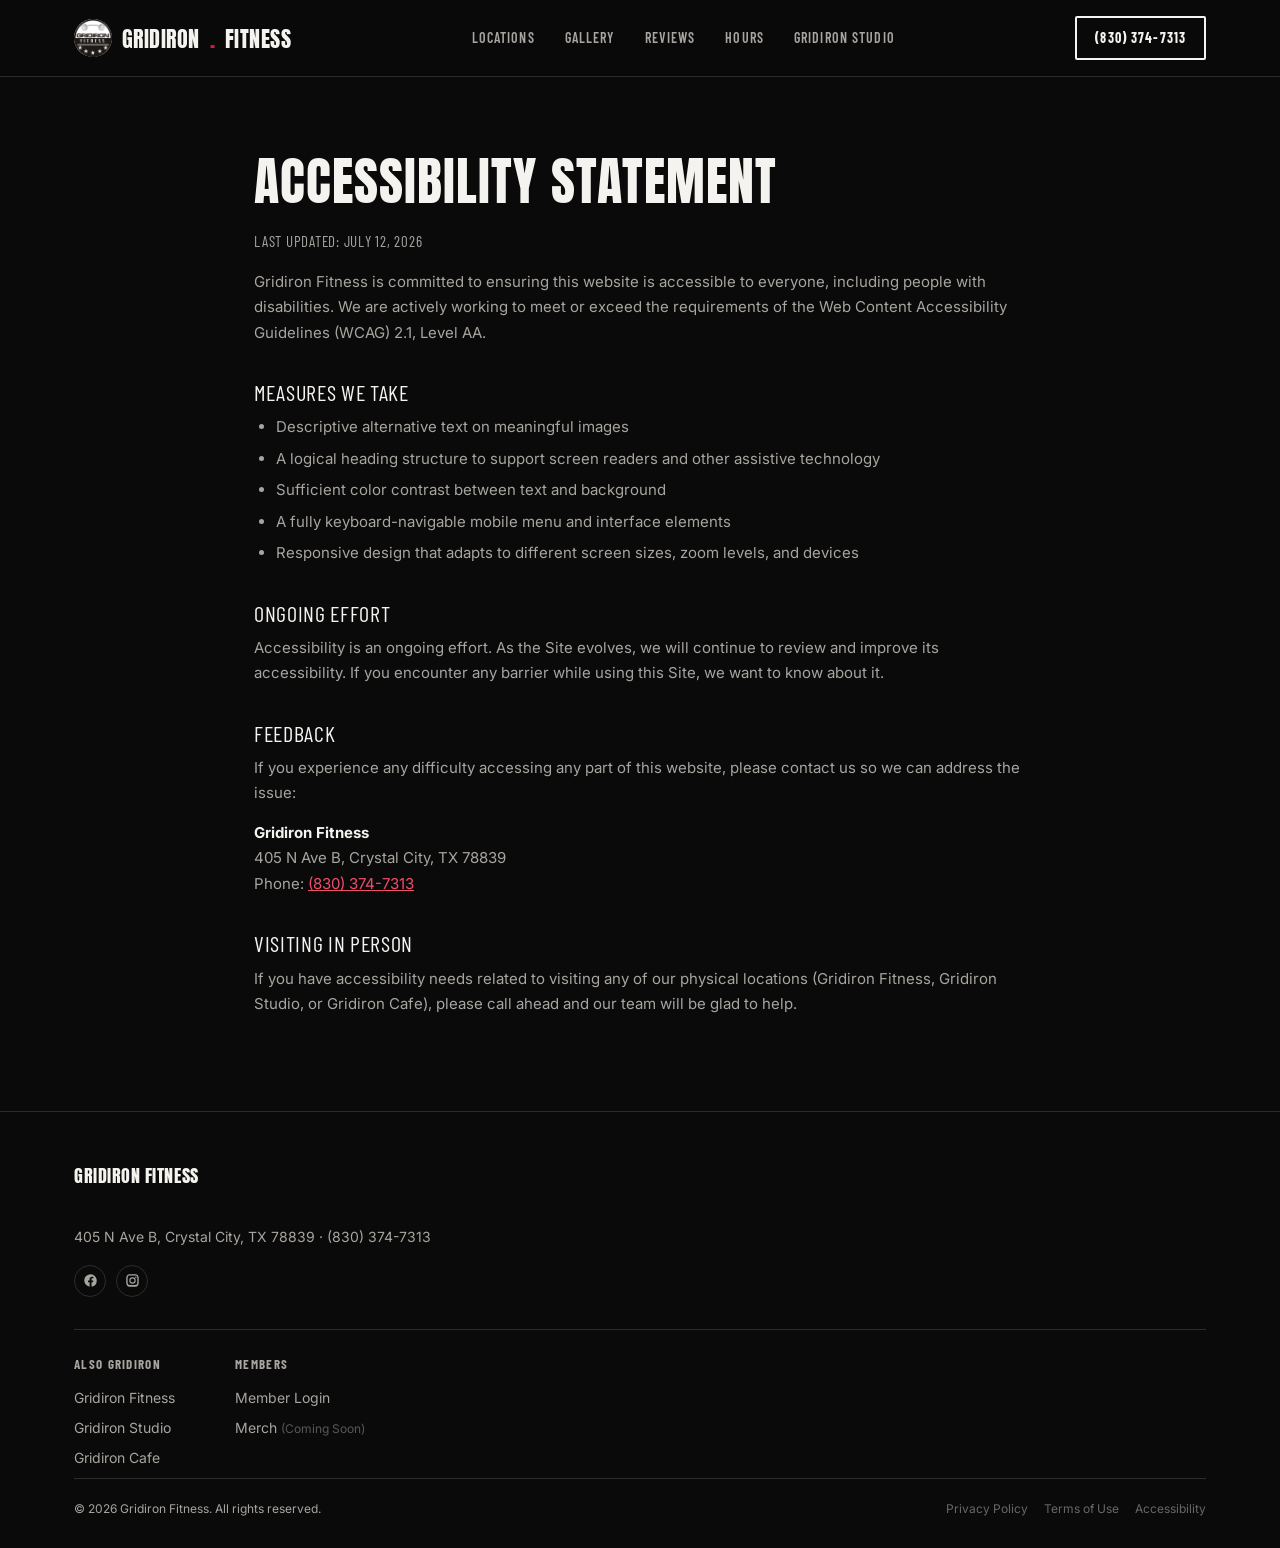
<file: accessibility.html>
<!DOCTYPE html>
<html lang="en">
<head>
<meta charset="UTF-8">
<meta name="viewport" content="width=device-width, initial-scale=1.0, maximum-scale=5.0">
<link rel="icon" type="image/webp" href="images/favicon.webp">
<link rel="apple-touch-icon" href="images/favicon.webp">
<meta name="theme-color" content="#c8102e">
<link rel="stylesheet" href="styles.css">
<link rel="preconnect" href="https://fonts.googleapis.com">
<link rel="preconnect" href="https://fonts.gstatic.com" crossorigin>
<link href="https://fonts.googleapis.com/css2?family=Anton&family=Barlow+Condensed:wght@500;600;700&family=Inter:wght@400;500;600;700&display=swap" rel="stylesheet">
<title>Accessibility | Gridiron Fitness</title>
<meta name="description" content="Accessibility Statement for the Gridiron Fitness website — our commitment to an accessible experience for all visitors.">
<meta name="robots" content="noindex, follow">
<link rel="canonical" href="https://gridironfitnesstx.com/accessibility.html">
</head>
<body>

<header>
  <nav>
    <a href="index.html" class="logo"><img src="images/gridiron-fitness-logo.webp" alt="Gridiron Fitness logo" class="logo-img">GRIDIRON<span>.</span>FITNESS</a>
    <div class="nav-links">
      <a href="index.html#facilities">Locations</a>
      <a href="index.html#gallery">Gallery</a>
      <a href="index.html#reviews">Reviews</a>
      <a href="index.html#location">Hours</a>
      <a href="studio.html">Gridiron Studio</a>
    </div>
    <a href="tel:+18303747313" class="nav-cta">(830) 374-7313</a>
    <button class="burger" id="burgerBtn" aria-label="Open menu">
      <span></span><span></span><span></span>
    </button>
  </nav>
  <div class="mobile-menu" id="mobileMenu">
    <a href="index.html#facilities">Locations</a>
    <a href="index.html#gallery">Gallery</a>
    <a href="index.html#reviews">Reviews</a>
    <a href="index.html#location">Hours</a>
    <a href="studio.html">Gridiron Studio</a>
  </div>
</header>

<main class="legal-page">
  <div class="wrap">

    <h1>Accessibility Statement</h1>
    <p class="legal-updated">Last Updated: July 12, 2026</p>

    <p>Gridiron Fitness is committed to ensuring this website is accessible to everyone, including people with disabilities. We are actively working to meet or exceed the requirements of the Web Content Accessibility Guidelines (WCAG) 2.1, Level AA.</p>

    <h2>Measures We Take</h2>
    <ul>
      <li>Descriptive alternative text on meaningful images</li>
      <li>A logical heading structure to support screen readers and other assistive technology</li>
      <li>Sufficient color contrast between text and background</li>
      <li>A fully keyboard-navigable mobile menu and interface elements</li>
      <li>Responsive design that adapts to different screen sizes, zoom levels, and devices</li>
    </ul>

    <h2>Ongoing Effort</h2>
    <p>Accessibility is an ongoing effort. As the Site evolves, we will continue to review and improve its accessibility. If you encounter any barrier while using this Site, we want to know about it.</p>

    <h2>Feedback</h2>
    <p>If you experience any difficulty accessing any part of this website, please contact us so we can address the issue:</p>
    <p><strong>Gridiron Fitness</strong><br>
    405 N Ave B, Crystal City, TX 78839<br>
    Phone: <a href="tel:+18303747313">(830) 374-7313</a></p>

    <h2>Visiting In Person</h2>
    <p>If you have accessibility needs related to visiting any of our physical locations (Gridiron Fitness, Gridiron Studio, or Gridiron Cafe), please call ahead and our team will be glad to help.</p>

  </div>
</main>

<footer>
  <div class="wrap">
    <div class="footer-main">
      <div class="footer-brand">
        <span>GRIDIRON FITNESS</span>
      </div>
      <p class="footer-current-info">405 N Ave B, Crystal City, TX 78839 · <a href="tel:+18303747313">(830) 374-7313</a></p>
      <div class="footer-social-icons"><a href="https://www.facebook.com/gridironfitnesstx/" target="_blank" rel="noopener" aria-label="Facebook"><svg viewBox="0 0 24 24" fill="currentColor"><path d="M22 12a10 10 0 1 0-11.5 9.9v-7H7.9V12h2.6V9.8c0-2.6 1.5-4 3.9-4 1.1 0 2.3.2 2.3.2v2.5h-1.3c-1.3 0-1.7.8-1.7 1.6V12h2.8l-.4 2.9h-2.4v7A10 10 0 0 0 22 12z"/></svg></a><a href="https://www.instagram.com/gridironfitness830/" target="_blank" rel="noopener" aria-label="Instagram"><svg viewBox="0 0 24 24" fill="currentColor"><path d="M12 2c2.72 0 3.06.01 4.12.06 1.07.05 1.79.22 2.43.46.66.26 1.21.6 1.77 1.15.55.56.9 1.11 1.15 1.77.24.64.41 1.36.46 2.43.05 1.06.06 1.4.06 4.12s-.01 3.06-.06 4.12c-.05 1.07-.22 1.79-.46 2.43a4.9 4.9 0 0 1-1.15 1.77c-.56.55-1.11.9-1.77 1.15-.64.24-1.36.41-2.43.46-1.06.05-1.4.06-4.12.06s-3.06-.01-4.12-.06c-1.07-.05-1.79-.22-2.43-.46a4.9 4.9 0 0 1-1.77-1.15 4.9 4.9 0 0 1-1.15-1.77c-.24-.64-.41-1.36-.46-2.43C2.01 15.06 2 14.72 2 12s.01-3.06.06-4.12c.05-1.07.22-1.79.46-2.43.26-.66.6-1.21 1.15-1.77A4.9 4.9 0 0 1 5.44 2.53c.64-.24 1.36-.41 2.43-.46C8.94 2.01 9.28 2 12 2zm0 1.8c-2.67 0-2.99.01-4.04.06-.87.04-1.34.19-1.66.31-.42.16-.72.36-1.03.67-.31.31-.51.61-.67 1.03-.12.32-.27.79-.31 1.66-.05 1.05-.06 1.37-.06 4.04s.01 2.99.06 4.04c.04.87.19 1.34.31 1.66.16.42.36.72.67 1.03.31.31.61.51 1.03.67.32.12.79.27 1.66.31 1.05.05 1.37.06 4.04.06s2.99-.01 4.04-.06c.87-.04 1.34-.19 1.66-.31.42-.16.72-.36 1.03-.67.31-.31.51-.61.67-1.03.12-.32.27-.79.31-1.66.05-1.05.06-1.37.06-4.04s-.01-2.99-.06-4.04c-.04-.87-.19-1.34-.31-1.66a2.78 2.78 0 0 0-.67-1.03 2.78 2.78 0 0 0-1.03-.67c-.32-.12-.79-.27-1.66-.31-1.05-.05-1.37-.06-4.04-.06zM12 6.87a5.13 5.13 0 1 1 0 10.26 5.13 5.13 0 0 1 0-10.26zm0 1.8a3.33 3.33 0 1 0 0 6.66 3.33 3.33 0 0 0 0-6.66zm6.54-2a1.2 1.2 0 1 1-2.4 0 1.2 1.2 0 0 1 2.4 0z"/></svg></a></div>
    </div>
    <div class="footer-links-row">
      <div class="footer-also">
        <h4>Also Gridiron</h4>
        <a href="index.html">Gridiron Fitness</a>
        <a href="studio.html">Gridiron Studio</a>
        <a href="cafe.html">Gridiron Cafe</a>
      </div>
      <div class="footer-utility">
        <h4>Members</h4>
        <a href="members.html">Member Login</a>
        <span class="footer-merch-note">Merch <em>(Coming Soon)</em></span>
      </div>
    </div>
    <div class="footer-legal">
      <p>© 2026 Gridiron Fitness. All rights reserved.</p>
      <div style="display:flex; gap:16px; flex-wrap:wrap;">
        <a href="privacy-policy.html">Privacy Policy</a>
        <a href="terms-of-use.html">Terms of Use</a>
        <a href="accessibility.html">Accessibility</a>
      </div>
    </div>
  </div>
</footer>


<script>
const burgerBtn = document.getElementById('burgerBtn');
const mobileMenu = document.getElementById('mobileMenu');
burgerBtn.addEventListener('click', () => {
  mobileMenu.classList.toggle('open');
});
mobileMenu.querySelectorAll('a').forEach(a => {
  a.addEventListener('click', () => mobileMenu.classList.remove('open'));
});


</script>

</body>
</html>
</file>
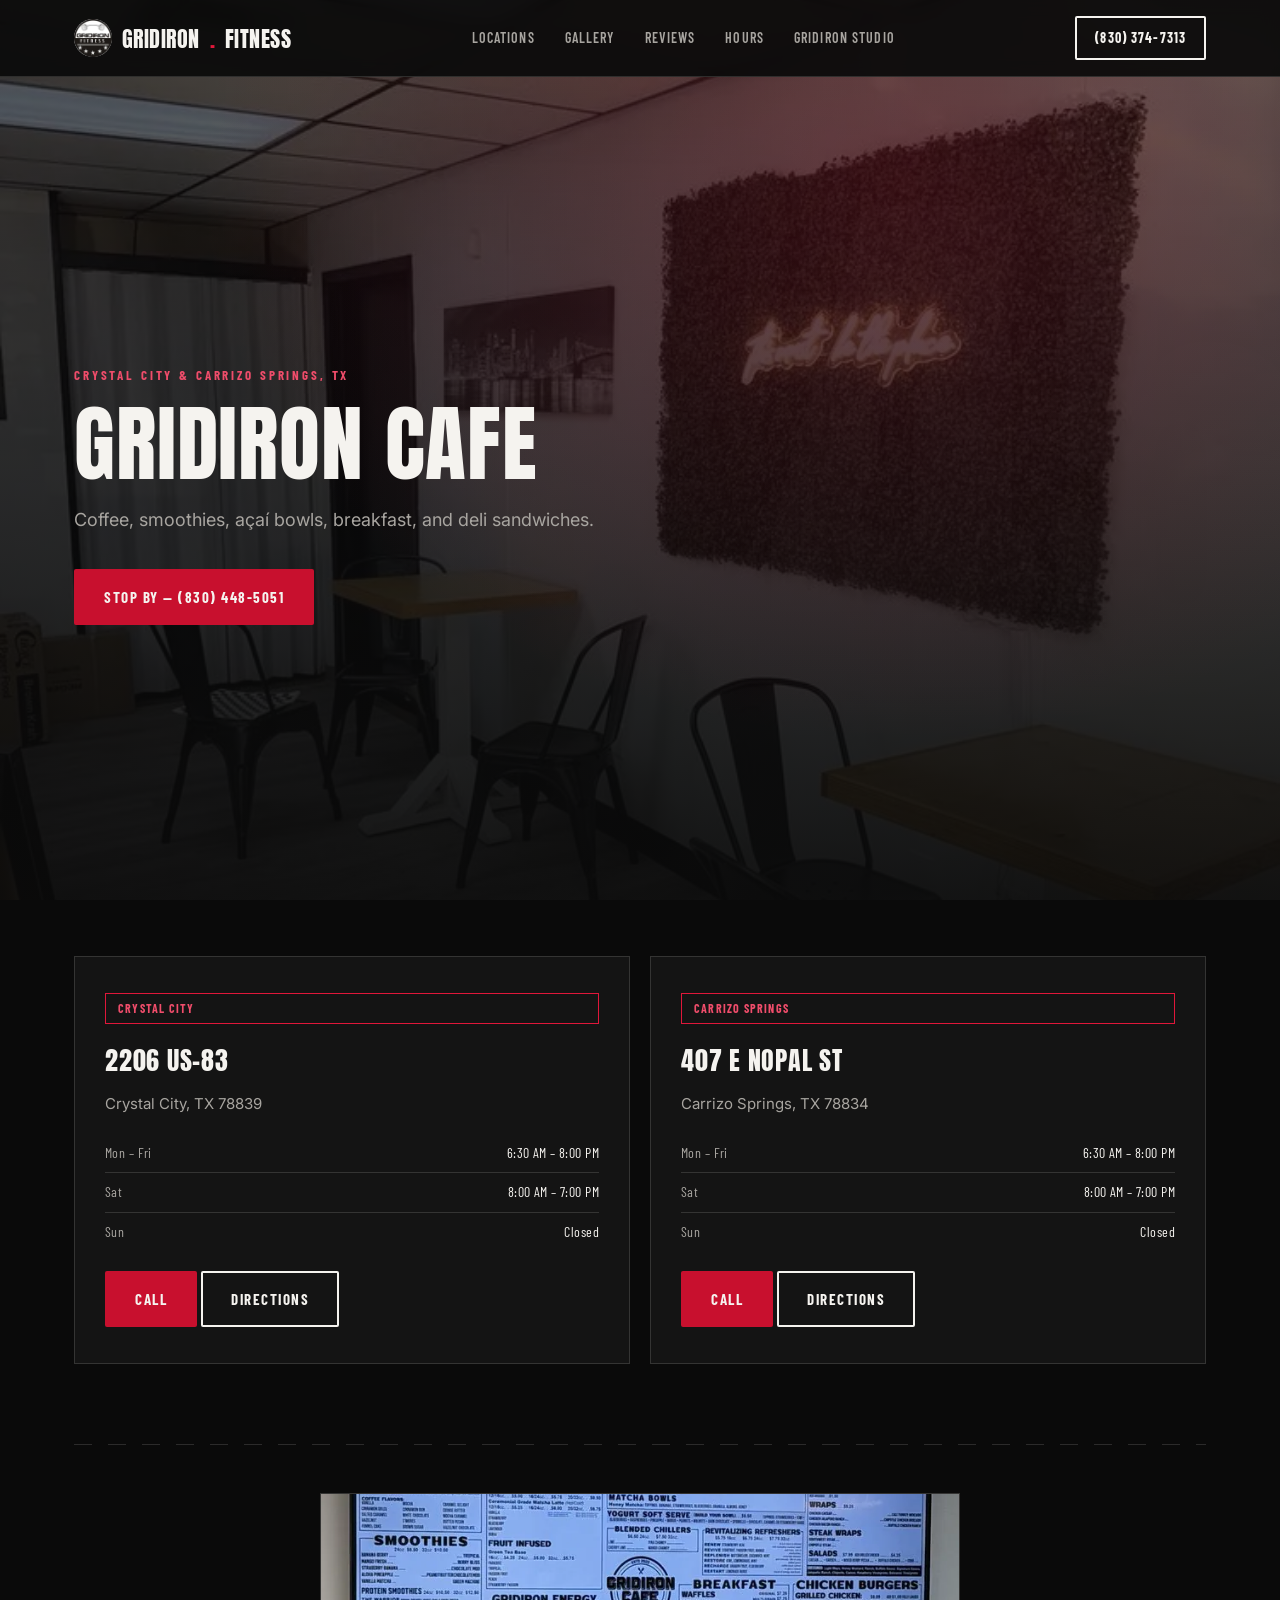
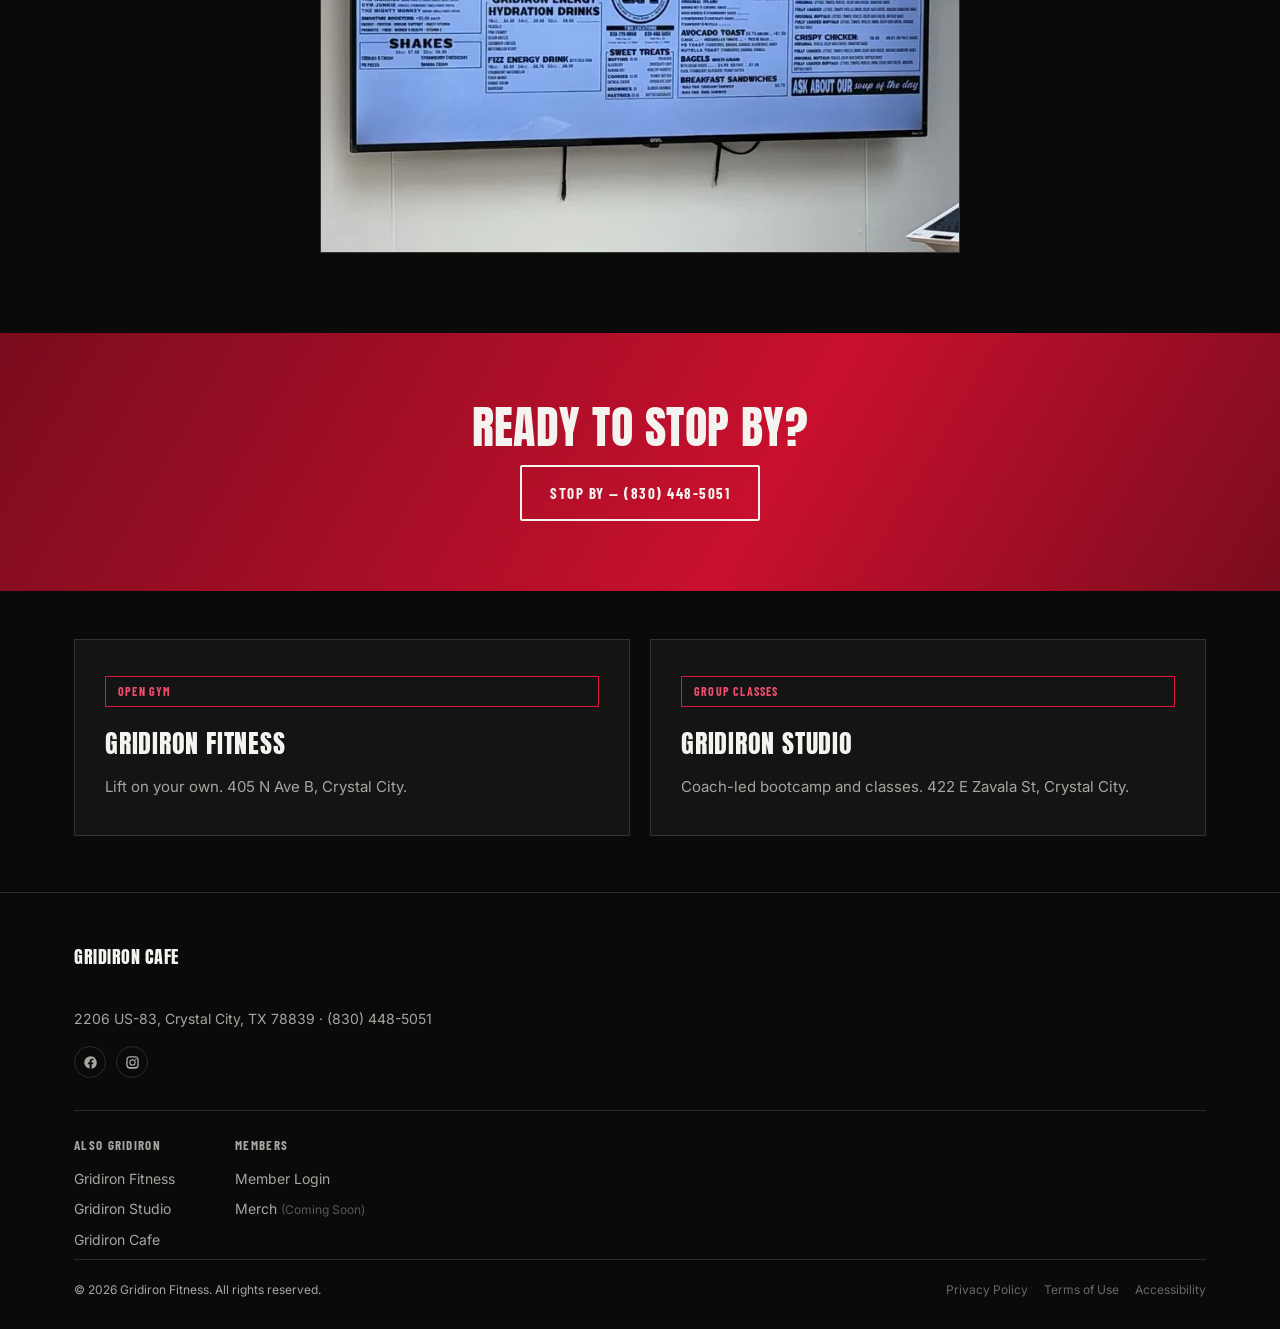
<file: cafe.html>
<!DOCTYPE html>
<html lang="en">
<head>
<meta charset="UTF-8">
<meta name="viewport" content="width=device-width, initial-scale=1.0, maximum-scale=5.0">
<link rel="icon" type="image/webp" href="images/favicon.webp">
<link rel="apple-touch-icon" href="images/favicon.webp">
<meta name="theme-color" content="#c8102e">
<title>Gridiron Cafe | Crystal City & Carrizo Springs, TX</title>
<meta name="description" content="Gridiron Cafe — coffee, smoothies, açaí bowls, breakfast, and deli sandwiches in Crystal City and Carrizo Springs, TX. Part of the Gridiron Fitness family.">
<meta name="robots" content="index, follow">
<link rel="canonical" href="https://gridironfitnesstx.com/cafe.html">

<meta property="og:type" content="website">
<meta property="og:title" content="Gridiron Cafe | Crystal City & Carrizo Springs, TX">
<meta property="og:description" content="Coffee, smoothies, açaí bowls, breakfast, and deli sandwiches. Two locations in Crystal City and Carrizo Springs, TX.">
<meta property="og:url" content="https://gridironfitnesstx.com/cafe.html">
<meta property="og:image" content="https://gridironfitnesstx.com/images/gridiron-cafe-menu-board-in-crystal-city-tx.webp">
<meta property="og:site_name" content="Gridiron Fitness">
<meta property="og:locale" content="en_US">

<script type="application/ld+json">
{
  "@context": "https://schema.org",
  "@graph": [
    {
      "@type": "CafeOrCoffeeShop",
      "name": "Gridiron Cafe",
      "description": "Coffee, smoothies, açaí bowls, breakfast, and deli sandwiches in Crystal City, TX.",
      "url": "https://gridironfitnesstx.com/cafe.html",
      "telephone": "+18304485051",
      "address": {
        "@type": "PostalAddress",
        "streetAddress": "2206 US-83",
        "addressLocality": "Crystal City",
        "addressRegion": "TX",
        "postalCode": "78839",
        "addressCountry": "US"
      },
      "priceRange": "$",
      "openingHours": ["Mo-Fr 06:30-20:00", "Sa 08:00-19:00"]
    },
    {
      "@type": "CafeOrCoffeeShop",
      "name": "Gridiron Cafe – Carrizo",
      "description": "Second Gridiron Cafe location in Carrizo Springs, TX.",
      "url": "https://gridironfitnesstx.com/cafe.html",
      "telephone": "+18302190058",
      "address": {
        "@type": "PostalAddress",
        "streetAddress": "407 E Nopal St",
        "addressLocality": "Carrizo Springs",
        "addressRegion": "TX",
        "postalCode": "78834",
        "addressCountry": "US"
      },
      "priceRange": "$",
      "openingHours": ["Mo-Fr 06:30-20:00", "Sa 08:00-19:00"]
    }
  ]
}
</script>

<link rel="preconnect" href="https://fonts.googleapis.com">
<link rel="preconnect" href="https://fonts.gstatic.com" crossorigin>
<link href="https://fonts.googleapis.com/css2?family=Anton&family=Barlow+Condensed:wght@500;600;700&family=Inter:wght@400;500;600;700&display=swap" rel="stylesheet">

<link rel="stylesheet" href="styles.css">
</head>
<body>

<header>
  <nav>
    <a href="index.html" class="logo"><img src="images/gridiron-fitness-logo.webp" alt="Gridiron Fitness logo" class="logo-img">GRIDIRON<span>.</span>FITNESS</a>
    <div class="nav-links">
      <a href="index.html#facilities">Locations</a>
      <a href="index.html#gallery">Gallery</a>
      <a href="index.html#reviews">Reviews</a>
      <a href="index.html#location">Hours</a>
      <a href="studio.html">Gridiron Studio</a>
    </div>
    <a href="tel:+18303747313" class="nav-cta">(830) 374-7313</a>
    <button class="burger" id="burgerBtn" aria-label="Open menu">
      <span></span><span></span><span></span>
    </button>
  </nav>
  <div class="mobile-menu" id="mobileMenu">
    <a href="index.html#facilities">Locations</a>
    <a href="index.html#gallery">Gallery</a>
    <a href="index.html#reviews">Reviews</a>
    <a href="index.html#location">Hours</a>
    <a href="studio.html">Gridiron Studio</a>
  </div>
</header>

<section class="hero" id="top">
  <img src="images/seating-area-at-gridiron-cafe-crystal-city-tx.webp" alt="Seating area at Gridiron Cafe, Crystal City, TX" class="hero-bg-img">
  <div class="hero-inner">
    <div class="eyebrow">Crystal City &amp; Carrizo Springs, TX</div>
    <h1>GRIDIRON CAFE</h1>
    <p class="hero-sub">Coffee, smoothies, açaí bowls, breakfast, and deli sandwiches.</p>
    <div class="hero-actions">
      <a href="tel:+18304485051" class="btn btn-primary">Stop By — (830) 448-5051</a>
    </div>
  </div>
</section>

<section class="section" style="padding-top:56px;">
  <div class="wrap">
    <div class="cross-link-row">
      <div class="cross-link-card" style="cursor:default;">
        <span class="facility-tag">Crystal City</span>
        <h3>2206 US-83</h3>
        <p class="facility-tight-line" style="margin-bottom:18px;">Crystal City, TX 78839</p>
        <div class="hours-row"><span>Mon – Fri</span><span>6:30 AM – 8:00 PM</span></div>
        <div class="hours-row"><span>Sat</span><span>8:00 AM – 7:00 PM</span></div>
        <div class="hours-row"><span>Sun</span><span>Closed</span></div>
        <div class="location-single-actions" style="justify-content:flex-start; margin-top:20px;">
          <a href="tel:+18304485051" class="btn btn-primary">Call</a>
          <a href="https://www.google.com/maps/search/?api=1&query=2206+US-83+Crystal+City+TX+78839" target="_blank" rel="noopener" class="btn btn-outline">Directions</a>
        </div>
      </div>
      <div class="cross-link-card" style="cursor:default;">
        <span class="facility-tag">Carrizo Springs</span>
        <h3>407 E Nopal St</h3>
        <p class="facility-tight-line" style="margin-bottom:18px;">Carrizo Springs, TX 78834</p>
        <div class="hours-row"><span>Mon – Fri</span><span>6:30 AM – 8:00 PM</span></div>
        <div class="hours-row"><span>Sat</span><span>8:00 AM – 7:00 PM</span></div>
        <div class="hours-row"><span>Sun</span><span>Closed</span></div>
        <div class="location-single-actions" style="justify-content:flex-start; margin-top:20px;">
          <a href="tel:+18302190058" class="btn btn-primary">Call</a>
          <a href="https://www.google.com/maps/search/?api=1&query=407+E+Nopal+St+Carrizo+Springs+TX+78834" target="_blank" rel="noopener" class="btn btn-outline">Directions</a>
        </div>
      </div>
    </div>
  </div>
</section>

<div class="wrap"><div class="yardline"></div></div>

<section class="section" style="padding-top:48px;">
  <div class="wrap">
    <div class="gallery-item" style="aspect-ratio:16/9; max-width:640px; margin:0 auto;">
      <img src="images/gridiron-cafe-menu-board-in-crystal-city-tx.webp" alt="Gridiron Cafe menu board in Crystal City, TX" loading="lazy" style="width:100%; height:100%; object-fit:cover;">
    </div>
  </div>
</section>

<div class="cta-band">
  <h2>Ready To Stop By?</h2>
  <a href="tel:+18304485051" class="btn btn-outline">Stop By — (830) 448-5051</a>
</div>

<section class="section" style="padding-top:48px; padding-bottom:56px;">
  <div class="wrap">
    <div class="cross-link-row">
      <a href="index.html" class="cross-link-card">
        <span class="facility-tag">Open Gym</span>
        <h3>Gridiron Fitness</h3>
        <p class="facility-tight-line">Lift on your own. 405 N Ave B, Crystal City.</p>
      </a>
      <a href="studio.html" class="cross-link-card">
        <span class="facility-tag">Group Classes</span>
        <h3>Gridiron Studio</h3>
        <p class="facility-tight-line">Coach-led bootcamp and classes. 422 E Zavala St, Crystal City.</p>
      </a>
    </div>
  </div>
</section>

<footer>
  <div class="wrap">
    <div class="footer-main">
      <div class="footer-brand">
        <span>GRIDIRON CAFE</span>
      </div>
      <p class="footer-current-info">2206 US-83, Crystal City, TX 78839 · <a href="tel:+18304485051">(830) 448-5051</a></p>
      <div class="footer-social-icons">
        <a href="https://www.facebook.com/GridironNutrition830/" target="_blank" rel="noopener" aria-label="Facebook"><svg viewBox="0 0 24 24" fill="currentColor"><path d="M22 12a10 10 0 1 0-11.5 9.9v-7H7.9V12h2.6V9.8c0-2.6 1.5-4 3.9-4 1.1 0 2.3.2 2.3.2v2.5h-1.3c-1.3 0-1.7.8-1.7 1.6V12h2.8l-.4 2.9h-2.4v7A10 10 0 0 0 22 12z"/></svg></a>
        <a href="https://www.instagram.com/gridiron_cafe/" target="_blank" rel="noopener" aria-label="Instagram"><svg viewBox="0 0 24 24" fill="currentColor"><path d="M12 2c2.72 0 3.06.01 4.12.06 1.07.05 1.79.22 2.43.46.66.26 1.21.6 1.77 1.15.55.56.9 1.11 1.15 1.77.24.64.41 1.36.46 2.43.05 1.06.06 1.4.06 4.12s-.01 3.06-.06 4.12c-.05 1.07-.22 1.79-.46 2.43a4.9 4.9 0 0 1-1.15 1.77c-.56.55-1.11.9-1.77 1.15-.64.24-1.36.41-2.43.46-1.06.05-1.4.06-4.12.06s-3.06-.01-4.12-.06c-1.07-.05-1.79-.22-2.43-.46a4.9 4.9 0 0 1-1.77-1.15 4.9 4.9 0 0 1-1.15-1.77c-.24-.64-.41-1.36-.46-2.43C2.01 15.06 2 14.72 2 12s.01-3.06.06-4.12c.05-1.07.22-1.79.46-2.43.26-.66.6-1.21 1.15-1.77A4.9 4.9 0 0 1 5.44 2.53c.64-.24 1.36-.41 2.43-.46C8.94 2.01 9.28 2 12 2zm0 1.8c-2.67 0-2.99.01-4.04.06-.87.04-1.34.19-1.66.31-.42.16-.72.36-1.03.67-.31.31-.51.61-.67 1.03-.12.32-.27.79-.31 1.66-.05 1.05-.06 1.37-.06 4.04s.01 2.99.06 4.04c.04.87.19 1.34.31 1.66.16.42.36.72.67 1.03.31.31.61.51 1.03.67.32.12.79.27 1.66.31 1.05.05 1.37.06 4.04.06s2.99-.01 4.04-.06c.87-.04 1.34-.19 1.66-.31.42-.16.72-.36 1.03-.67.31-.31.51-.61.67-1.03.12-.32.27-.79.31-1.66.05-1.05.06-1.37.06-4.04s-.01-2.99-.06-4.04c-.04-.87-.19-1.34-.31-1.66a2.78 2.78 0 0 0-.67-1.03 2.78 2.78 0 0 0-1.03-.67c-.32-.12-.79-.27-1.66-.31-1.05-.05-1.37-.06-4.04-.06zM12 6.87a5.13 5.13 0 1 1 0 10.26 5.13 5.13 0 0 1 0-10.26zm0 1.8a3.33 3.33 0 1 0 0 6.66 3.33 3.33 0 0 0 0-6.66zm6.54-2a1.2 1.2 0 1 1-2.4 0 1.2 1.2 0 0 1 2.4 0z"/></svg></a>
      </div>
    </div>
    <div class="footer-links-row">
      <div class="footer-also">
        <h4>Also Gridiron</h4>
        <a href="index.html">Gridiron Fitness</a>
        <a href="studio.html">Gridiron Studio</a>
        <a href="cafe.html">Gridiron Cafe</a>
      </div>
      <div class="footer-utility">
        <h4>Members</h4>
        <a href="members.html">Member Login</a>
        <span class="footer-merch-note">Merch <em>(Coming Soon)</em></span>
      </div>
    </div>
    <div class="footer-legal">
      <p>© 2026 Gridiron Fitness. All rights reserved.</p>
      <div style="display:flex; gap:16px; flex-wrap:wrap;">
        <a href="privacy-policy.html">Privacy Policy</a>
        <a href="terms-of-use.html">Terms of Use</a>
        <a href="accessibility.html">Accessibility</a>
      </div>
    </div>
  </div>
</footer>

<script>
const burgerBtn = document.getElementById('burgerBtn');
const mobileMenu = document.getElementById('mobileMenu');
burgerBtn.addEventListener('click', () => mobileMenu.classList.toggle('open'));
mobileMenu.querySelectorAll('a').forEach(a => a.addEventListener('click', () => mobileMenu.classList.remove('open')));
</script>

</body>
</html>
</file>
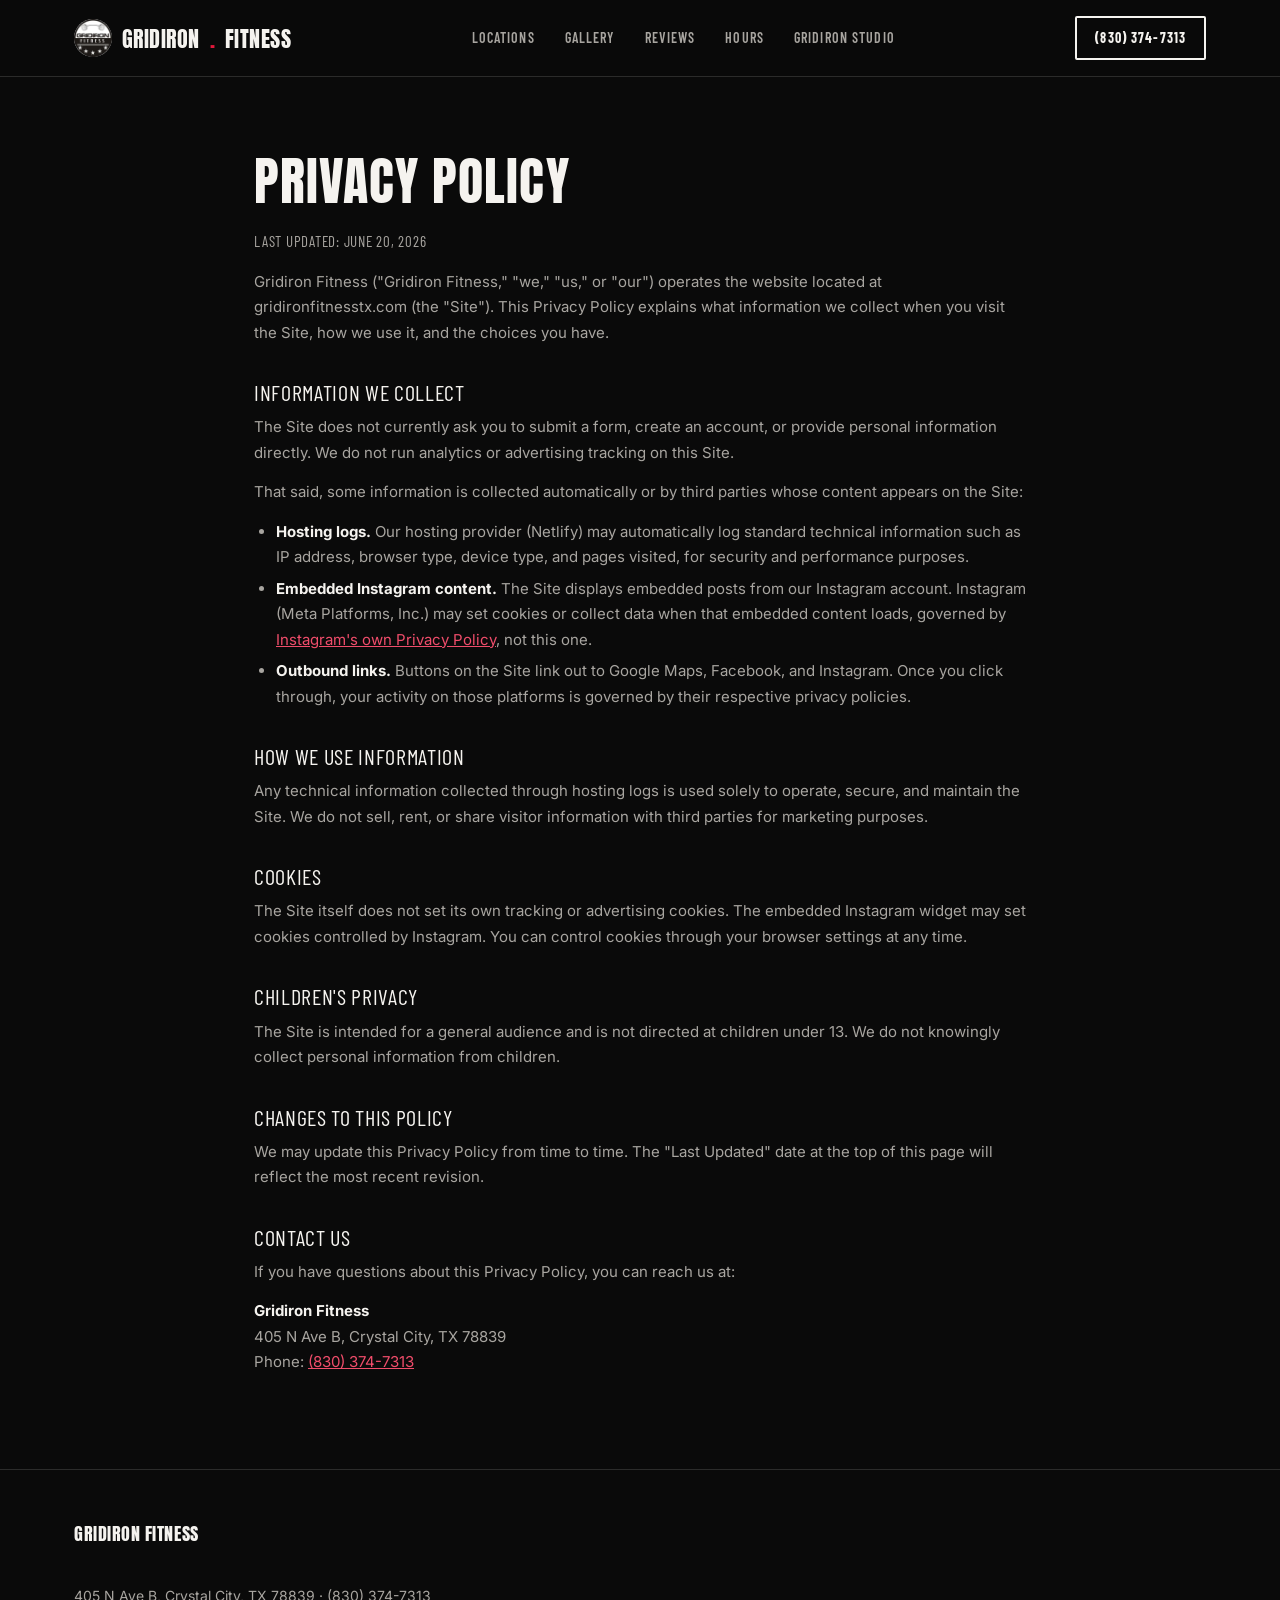
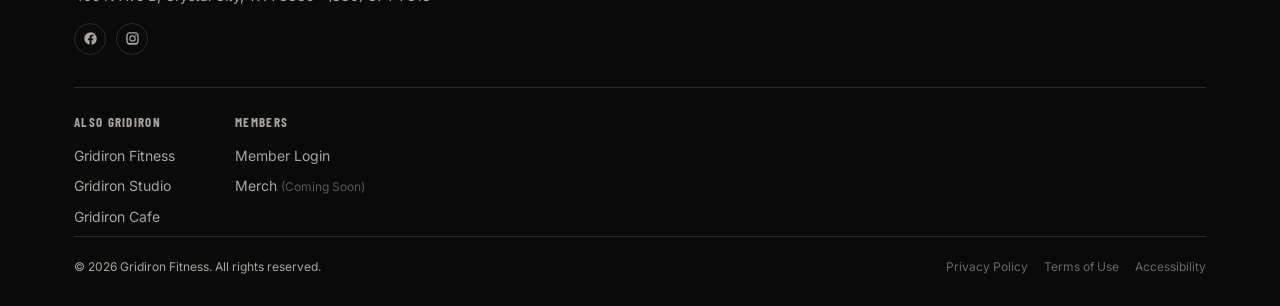
<file: privacy-policy.html>
<!DOCTYPE html>
<html lang="en">
<head>
<meta charset="UTF-8">
<meta name="viewport" content="width=device-width, initial-scale=1.0, maximum-scale=5.0">
<link rel="icon" type="image/webp" href="images/favicon.webp">
<link rel="apple-touch-icon" href="images/favicon.webp">
<meta name="theme-color" content="#c8102e">
<link rel="stylesheet" href="styles.css">
<link rel="preconnect" href="https://fonts.googleapis.com">
<link rel="preconnect" href="https://fonts.gstatic.com" crossorigin>
<link href="https://fonts.googleapis.com/css2?family=Anton&family=Barlow+Condensed:wght@500;600;700&family=Inter:wght@400;500;600;700&display=swap" rel="stylesheet">
<title>Privacy Policy | Gridiron Fitness</title>
<meta name="description" content="Privacy Policy for Gridiron Fitness in Crystal City, TX — how we handle information collected through our website.">
<meta name="robots" content="noindex, follow">
<link rel="canonical" href="https://gridironfitnesstx.com/privacy-policy.html">
</head>
<body>

<header>
  <nav>
    <a href="index.html" class="logo"><img src="images/gridiron-fitness-logo.webp" alt="Gridiron Fitness logo" class="logo-img">GRIDIRON<span>.</span>FITNESS</a>
    <div class="nav-links">
      <a href="index.html#facilities">Locations</a>
      <a href="index.html#gallery">Gallery</a>
      <a href="index.html#reviews">Reviews</a>
      <a href="index.html#location">Hours</a>
      <a href="studio.html">Gridiron Studio</a>
    </div>
    <a href="tel:+18303747313" class="nav-cta">(830) 374-7313</a>
    <button class="burger" id="burgerBtn" aria-label="Open menu">
      <span></span><span></span><span></span>
    </button>
  </nav>
  <div class="mobile-menu" id="mobileMenu">
    <a href="index.html#facilities">Locations</a>
    <a href="index.html#gallery">Gallery</a>
    <a href="index.html#reviews">Reviews</a>
    <a href="index.html#location">Hours</a>
    <a href="studio.html">Gridiron Studio</a>
  </div>
</header>

<main class="legal-page">
  <div class="wrap">

    <h1>Privacy Policy</h1>
    <p class="legal-updated">Last Updated: June 20, 2026</p>

    <p>Gridiron Fitness ("Gridiron Fitness," "we," "us," or "our") operates the website located at gridironfitnesstx.com (the "Site"). This Privacy Policy explains what information we collect when you visit the Site, how we use it, and the choices you have.</p>

    <h2>Information We Collect</h2>
    <p>The Site does not currently ask you to submit a form, create an account, or provide personal information directly. We do not run analytics or advertising tracking on this Site.</p>
    <p>That said, some information is collected automatically or by third parties whose content appears on the Site:</p>
    <ul>
      <li><strong>Hosting logs.</strong> Our hosting provider (Netlify) may automatically log standard technical information such as IP address, browser type, device type, and pages visited, for security and performance purposes.</li>
      <li><strong>Embedded Instagram content.</strong> The Site displays embedded posts from our Instagram account. Instagram (Meta Platforms, Inc.) may set cookies or collect data when that embedded content loads, governed by <a href="https://privacycenter.instagram.com/policy" target="_blank" rel="noopener">Instagram's own Privacy Policy</a>, not this one.</li>
      <li><strong>Outbound links.</strong> Buttons on the Site link out to Google Maps, Facebook, and Instagram. Once you click through, your activity on those platforms is governed by their respective privacy policies.</li>
    </ul>

    <h2>How We Use Information</h2>
    <p>Any technical information collected through hosting logs is used solely to operate, secure, and maintain the Site. We do not sell, rent, or share visitor information with third parties for marketing purposes.</p>

    <h2>Cookies</h2>
    <p>The Site itself does not set its own tracking or advertising cookies. The embedded Instagram widget may set cookies controlled by Instagram. You can control cookies through your browser settings at any time.</p>

    <h2>Children's Privacy</h2>
    <p>The Site is intended for a general audience and is not directed at children under 13. We do not knowingly collect personal information from children.</p>

    <h2>Changes to This Policy</h2>
    <p>We may update this Privacy Policy from time to time. The "Last Updated" date at the top of this page will reflect the most recent revision.</p>

    <h2>Contact Us</h2>
    <p>If you have questions about this Privacy Policy, you can reach us at:</p>
    <p><strong>Gridiron Fitness</strong><br>
    405 N Ave B, Crystal City, TX 78839<br>
    Phone: <a href="tel:+18303747313">(830) 374-7313</a></p>

  </div>
</main>

<footer>
  <div class="wrap">
    <div class="footer-main">
      <div class="footer-brand">
        <span>GRIDIRON FITNESS</span>
      </div>
      <p class="footer-current-info">405 N Ave B, Crystal City, TX 78839 · <a href="tel:+18303747313">(830) 374-7313</a></p>
      <div class="footer-social-icons"><a href="https://www.facebook.com/gridironfitnesstx/" target="_blank" rel="noopener" aria-label="Facebook"><svg viewBox="0 0 24 24" fill="currentColor"><path d="M22 12a10 10 0 1 0-11.5 9.9v-7H7.9V12h2.6V9.8c0-2.6 1.5-4 3.9-4 1.1 0 2.3.2 2.3.2v2.5h-1.3c-1.3 0-1.7.8-1.7 1.6V12h2.8l-.4 2.9h-2.4v7A10 10 0 0 0 22 12z"/></svg></a><a href="https://www.instagram.com/gridironfitness830/" target="_blank" rel="noopener" aria-label="Instagram"><svg viewBox="0 0 24 24" fill="currentColor"><path d="M12 2c2.72 0 3.06.01 4.12.06 1.07.05 1.79.22 2.43.46.66.26 1.21.6 1.77 1.15.55.56.9 1.11 1.15 1.77.24.64.41 1.36.46 2.43.05 1.06.06 1.4.06 4.12s-.01 3.06-.06 4.12c-.05 1.07-.22 1.79-.46 2.43a4.9 4.9 0 0 1-1.15 1.77c-.56.55-1.11.9-1.77 1.15-.64.24-1.36.41-2.43.46-1.06.05-1.4.06-4.12.06s-3.06-.01-4.12-.06c-1.07-.05-1.79-.22-2.43-.46a4.9 4.9 0 0 1-1.77-1.15 4.9 4.9 0 0 1-1.15-1.77c-.24-.64-.41-1.36-.46-2.43C2.01 15.06 2 14.72 2 12s.01-3.06.06-4.12c.05-1.07.22-1.79.46-2.43.26-.66.6-1.21 1.15-1.77A4.9 4.9 0 0 1 5.44 2.53c.64-.24 1.36-.41 2.43-.46C8.94 2.01 9.28 2 12 2zm0 1.8c-2.67 0-2.99.01-4.04.06-.87.04-1.34.19-1.66.31-.42.16-.72.36-1.03.67-.31.31-.51.61-.67 1.03-.12.32-.27.79-.31 1.66-.05 1.05-.06 1.37-.06 4.04s.01 2.99.06 4.04c.04.87.19 1.34.31 1.66.16.42.36.72.67 1.03.31.31.61.51 1.03.67.32.12.79.27 1.66.31 1.05.05 1.37.06 4.04.06s2.99-.01 4.04-.06c.87-.04 1.34-.19 1.66-.31.42-.16.72-.36 1.03-.67.31-.31.51-.61.67-1.03.12-.32.27-.79.31-1.66.05-1.05.06-1.37.06-4.04s-.01-2.99-.06-4.04c-.04-.87-.19-1.34-.31-1.66a2.78 2.78 0 0 0-.67-1.03 2.78 2.78 0 0 0-1.03-.67c-.32-.12-.79-.27-1.66-.31-1.05-.05-1.37-.06-4.04-.06zM12 6.87a5.13 5.13 0 1 1 0 10.26 5.13 5.13 0 0 1 0-10.26zm0 1.8a3.33 3.33 0 1 0 0 6.66 3.33 3.33 0 0 0 0-6.66zm6.54-2a1.2 1.2 0 1 1-2.4 0 1.2 1.2 0 0 1 2.4 0z"/></svg></a></div>
    </div>
    <div class="footer-links-row">
      <div class="footer-also">
        <h4>Also Gridiron</h4>
        <a href="index.html">Gridiron Fitness</a>
        <a href="studio.html">Gridiron Studio</a>
        <a href="cafe.html">Gridiron Cafe</a>
      </div>
      <div class="footer-utility">
        <h4>Members</h4>
        <a href="members.html">Member Login</a>
        <span class="footer-merch-note">Merch <em>(Coming Soon)</em></span>
      </div>
    </div>
    <div class="footer-legal">
      <p>© 2026 Gridiron Fitness. All rights reserved.</p>
      <div style="display:flex; gap:16px; flex-wrap:wrap;">
        <a href="privacy-policy.html">Privacy Policy</a>
        <a href="terms-of-use.html">Terms of Use</a>
        <a href="accessibility.html">Accessibility</a>
      </div>
    </div>
  </div>
</footer>


<script>
const burgerBtn = document.getElementById('burgerBtn');
const mobileMenu = document.getElementById('mobileMenu');
burgerBtn.addEventListener('click', () => {
  mobileMenu.classList.toggle('open');
});
mobileMenu.querySelectorAll('a').forEach(a => {
  a.addEventListener('click', () => mobileMenu.classList.remove('open'));
});


</script>

</body>
</html>
</file>
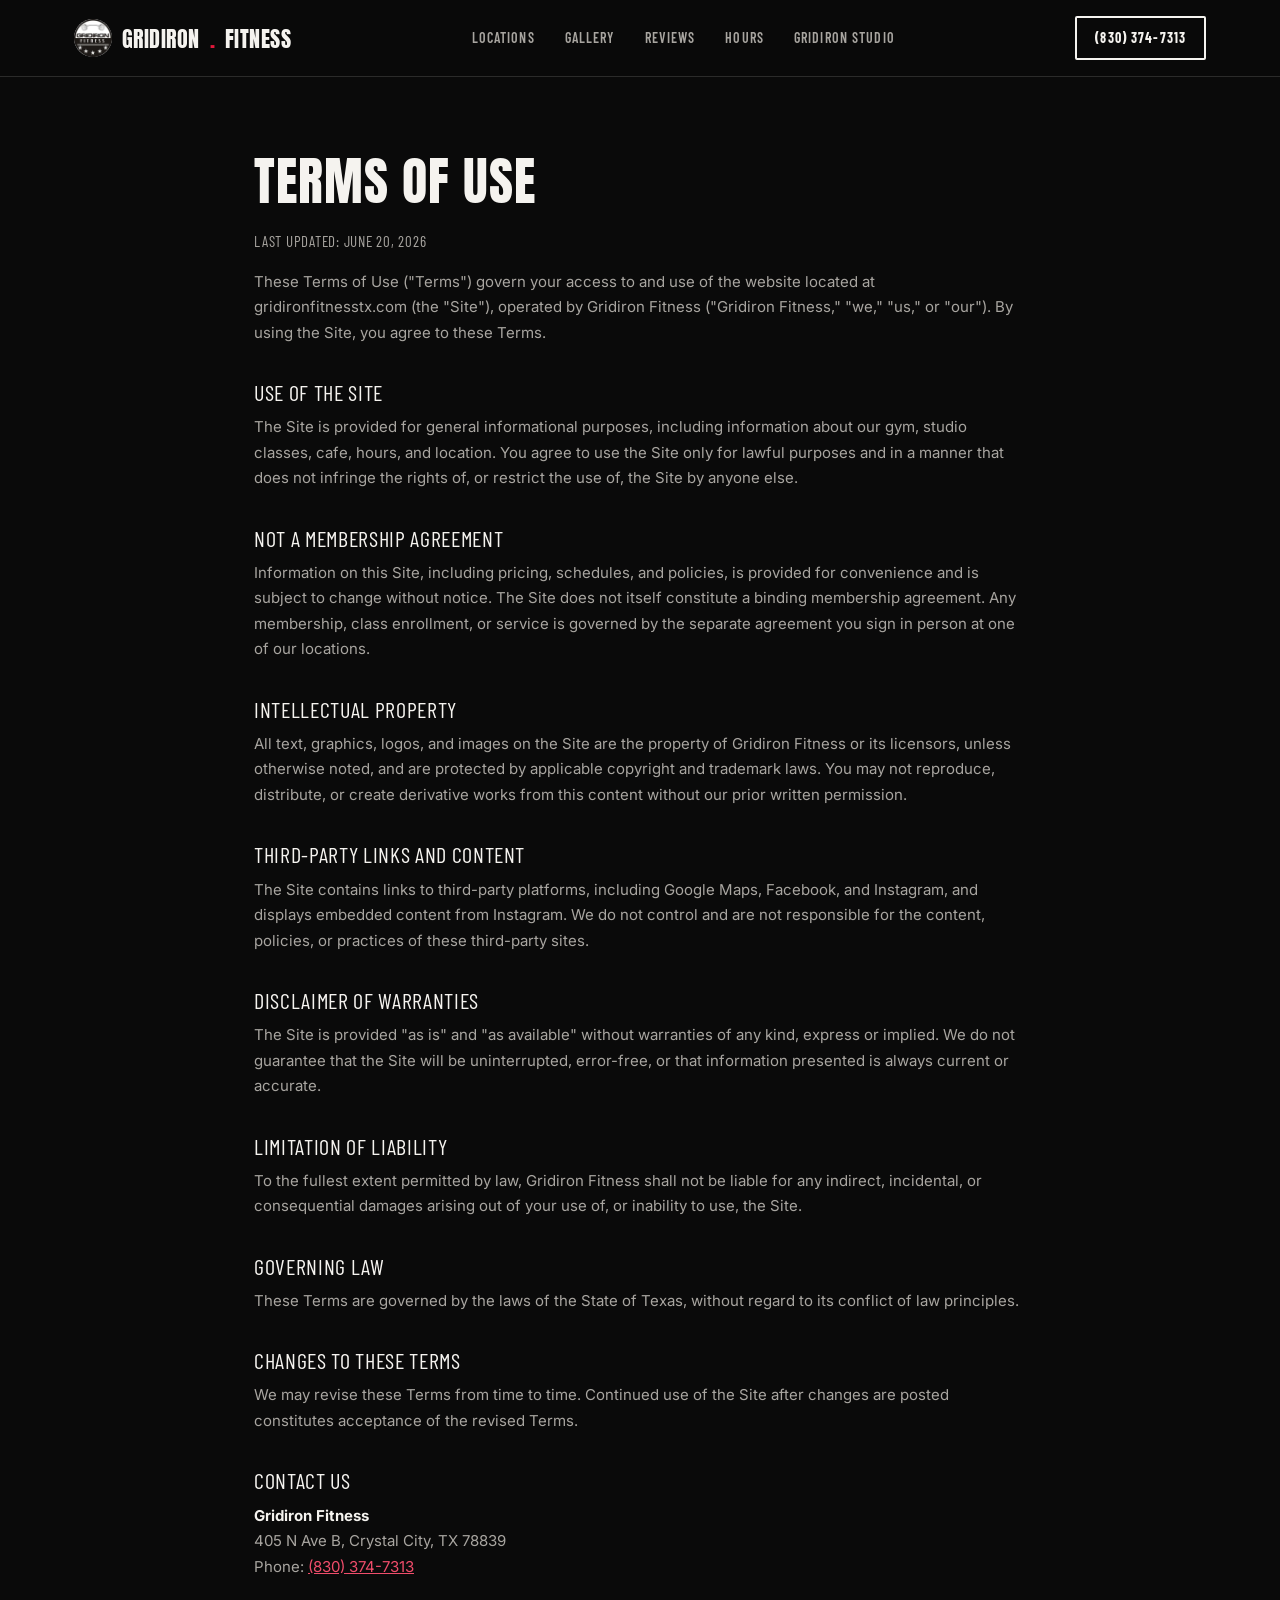
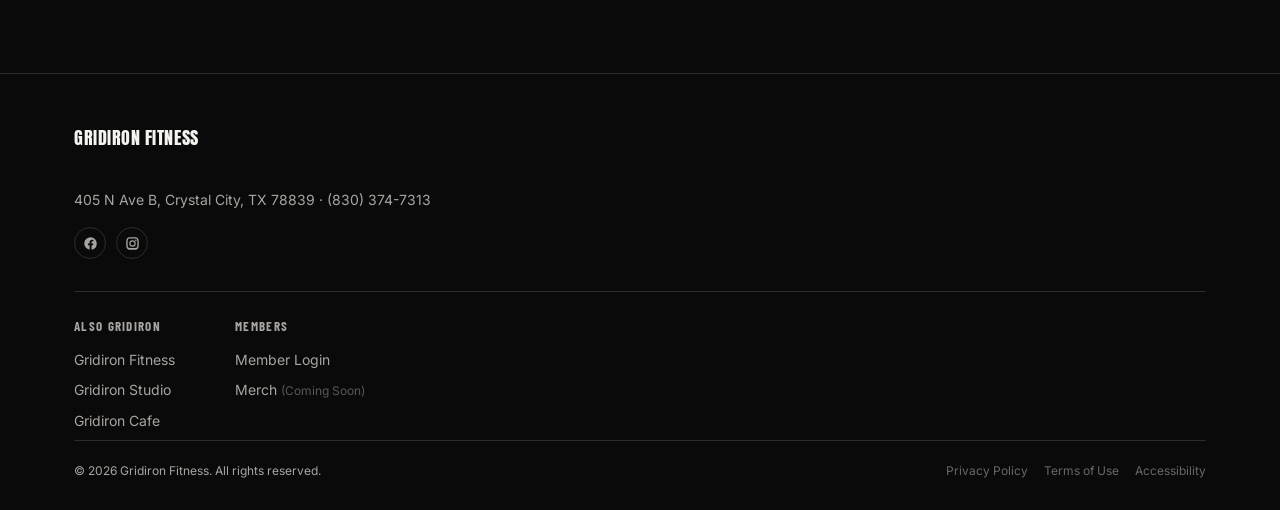
<file: terms-of-use.html>
<!DOCTYPE html>
<html lang="en">
<head>
<meta charset="UTF-8">
<meta name="viewport" content="width=device-width, initial-scale=1.0, maximum-scale=5.0">
<link rel="icon" type="image/webp" href="images/favicon.webp">
<link rel="apple-touch-icon" href="images/favicon.webp">
<meta name="theme-color" content="#c8102e">
<link rel="stylesheet" href="styles.css">
<link rel="preconnect" href="https://fonts.googleapis.com">
<link rel="preconnect" href="https://fonts.gstatic.com" crossorigin>
<link href="https://fonts.googleapis.com/css2?family=Anton&family=Barlow+Condensed:wght@500;600;700&family=Inter:wght@400;500;600;700&display=swap" rel="stylesheet">
<title>Terms of Use | Gridiron Fitness</title>
<meta name="description" content="Terms of Use for the Gridiron Fitness website serving Crystal City, TX.">
<meta name="robots" content="noindex, follow">
<link rel="canonical" href="https://gridironfitnesstx.com/terms-of-use.html">
</head>
<body>

<header>
  <nav>
    <a href="index.html" class="logo"><img src="images/gridiron-fitness-logo.webp" alt="Gridiron Fitness logo" class="logo-img">GRIDIRON<span>.</span>FITNESS</a>
    <div class="nav-links">
      <a href="index.html#facilities">Locations</a>
      <a href="index.html#gallery">Gallery</a>
      <a href="index.html#reviews">Reviews</a>
      <a href="index.html#location">Hours</a>
      <a href="studio.html">Gridiron Studio</a>
    </div>
    <a href="tel:+18303747313" class="nav-cta">(830) 374-7313</a>
    <button class="burger" id="burgerBtn" aria-label="Open menu">
      <span></span><span></span><span></span>
    </button>
  </nav>
  <div class="mobile-menu" id="mobileMenu">
    <a href="index.html#facilities">Locations</a>
    <a href="index.html#gallery">Gallery</a>
    <a href="index.html#reviews">Reviews</a>
    <a href="index.html#location">Hours</a>
    <a href="studio.html">Gridiron Studio</a>
  </div>
</header>

<main class="legal-page">
  <div class="wrap">

    <h1>Terms of Use</h1>
    <p class="legal-updated">Last Updated: June 20, 2026</p>

    <p>These Terms of Use ("Terms") govern your access to and use of the website located at gridironfitnesstx.com (the "Site"), operated by Gridiron Fitness ("Gridiron Fitness," "we," "us," or "our"). By using the Site, you agree to these Terms.</p>

    <h2>Use of the Site</h2>
    <p>The Site is provided for general informational purposes, including information about our gym, studio classes, cafe, hours, and location. You agree to use the Site only for lawful purposes and in a manner that does not infringe the rights of, or restrict the use of, the Site by anyone else.</p>

    <h2>Not a Membership Agreement</h2>
    <p>Information on this Site, including pricing, schedules, and policies, is provided for convenience and is subject to change without notice. The Site does not itself constitute a binding membership agreement. Any membership, class enrollment, or service is governed by the separate agreement you sign in person at one of our locations.</p>

    <h2>Intellectual Property</h2>
    <p>All text, graphics, logos, and images on the Site are the property of Gridiron Fitness or its licensors, unless otherwise noted, and are protected by applicable copyright and trademark laws. You may not reproduce, distribute, or create derivative works from this content without our prior written permission.</p>

    <h2>Third-Party Links and Content</h2>
    <p>The Site contains links to third-party platforms, including Google Maps, Facebook, and Instagram, and displays embedded content from Instagram. We do not control and are not responsible for the content, policies, or practices of these third-party sites.</p>

    <h2>Disclaimer of Warranties</h2>
    <p>The Site is provided "as is" and "as available" without warranties of any kind, express or implied. We do not guarantee that the Site will be uninterrupted, error-free, or that information presented is always current or accurate.</p>

    <h2>Limitation of Liability</h2>
    <p>To the fullest extent permitted by law, Gridiron Fitness shall not be liable for any indirect, incidental, or consequential damages arising out of your use of, or inability to use, the Site.</p>

    <h2>Governing Law</h2>
    <p>These Terms are governed by the laws of the State of Texas, without regard to its conflict of law principles.</p>

    <h2>Changes to These Terms</h2>
    <p>We may revise these Terms from time to time. Continued use of the Site after changes are posted constitutes acceptance of the revised Terms.</p>

    <h2>Contact Us</h2>
    <p><strong>Gridiron Fitness</strong><br>
    405 N Ave B, Crystal City, TX 78839<br>
    Phone: <a href="tel:+18303747313">(830) 374-7313</a></p>

  </div>
</main>

<footer>
  <div class="wrap">
    <div class="footer-main">
      <div class="footer-brand">
        <span>GRIDIRON FITNESS</span>
      </div>
      <p class="footer-current-info">405 N Ave B, Crystal City, TX 78839 · <a href="tel:+18303747313">(830) 374-7313</a></p>
      <div class="footer-social-icons"><a href="https://www.facebook.com/gridironfitnesstx/" target="_blank" rel="noopener" aria-label="Facebook"><svg viewBox="0 0 24 24" fill="currentColor"><path d="M22 12a10 10 0 1 0-11.5 9.9v-7H7.9V12h2.6V9.8c0-2.6 1.5-4 3.9-4 1.1 0 2.3.2 2.3.2v2.5h-1.3c-1.3 0-1.7.8-1.7 1.6V12h2.8l-.4 2.9h-2.4v7A10 10 0 0 0 22 12z"/></svg></a><a href="https://www.instagram.com/gridironfitness830/" target="_blank" rel="noopener" aria-label="Instagram"><svg viewBox="0 0 24 24" fill="currentColor"><path d="M12 2c2.72 0 3.06.01 4.12.06 1.07.05 1.79.22 2.43.46.66.26 1.21.6 1.77 1.15.55.56.9 1.11 1.15 1.77.24.64.41 1.36.46 2.43.05 1.06.06 1.4.06 4.12s-.01 3.06-.06 4.12c-.05 1.07-.22 1.79-.46 2.43a4.9 4.9 0 0 1-1.15 1.77c-.56.55-1.11.9-1.77 1.15-.64.24-1.36.41-2.43.46-1.06.05-1.4.06-4.12.06s-3.06-.01-4.12-.06c-1.07-.05-1.79-.22-2.43-.46a4.9 4.9 0 0 1-1.77-1.15 4.9 4.9 0 0 1-1.15-1.77c-.24-.64-.41-1.36-.46-2.43C2.01 15.06 2 14.72 2 12s.01-3.06.06-4.12c.05-1.07.22-1.79.46-2.43.26-.66.6-1.21 1.15-1.77A4.9 4.9 0 0 1 5.44 2.53c.64-.24 1.36-.41 2.43-.46C8.94 2.01 9.28 2 12 2zm0 1.8c-2.67 0-2.99.01-4.04.06-.87.04-1.34.19-1.66.31-.42.16-.72.36-1.03.67-.31.31-.51.61-.67 1.03-.12.32-.27.79-.31 1.66-.05 1.05-.06 1.37-.06 4.04s.01 2.99.06 4.04c.04.87.19 1.34.31 1.66.16.42.36.72.67 1.03.31.31.61.51 1.03.67.32.12.79.27 1.66.31 1.05.05 1.37.06 4.04.06s2.99-.01 4.04-.06c.87-.04 1.34-.19 1.66-.31.42-.16.72-.36 1.03-.67.31-.31.51-.61.67-1.03.12-.32.27-.79.31-1.66.05-1.05.06-1.37.06-4.04s-.01-2.99-.06-4.04c-.04-.87-.19-1.34-.31-1.66a2.78 2.78 0 0 0-.67-1.03 2.78 2.78 0 0 0-1.03-.67c-.32-.12-.79-.27-1.66-.31-1.05-.05-1.37-.06-4.04-.06zM12 6.87a5.13 5.13 0 1 1 0 10.26 5.13 5.13 0 0 1 0-10.26zm0 1.8a3.33 3.33 0 1 0 0 6.66 3.33 3.33 0 0 0 0-6.66zm6.54-2a1.2 1.2 0 1 1-2.4 0 1.2 1.2 0 0 1 2.4 0z"/></svg></a></div>
    </div>
    <div class="footer-links-row">
      <div class="footer-also">
        <h4>Also Gridiron</h4>
        <a href="index.html">Gridiron Fitness</a>
        <a href="studio.html">Gridiron Studio</a>
        <a href="cafe.html">Gridiron Cafe</a>
      </div>
      <div class="footer-utility">
        <h4>Members</h4>
        <a href="members.html">Member Login</a>
        <span class="footer-merch-note">Merch <em>(Coming Soon)</em></span>
      </div>
    </div>
    <div class="footer-legal">
      <p>© 2026 Gridiron Fitness. All rights reserved.</p>
      <div style="display:flex; gap:16px; flex-wrap:wrap;">
        <a href="privacy-policy.html">Privacy Policy</a>
        <a href="terms-of-use.html">Terms of Use</a>
        <a href="accessibility.html">Accessibility</a>
      </div>
    </div>
  </div>
</footer>


<script>
const burgerBtn = document.getElementById('burgerBtn');
const mobileMenu = document.getElementById('mobileMenu');
burgerBtn.addEventListener('click', () => {
  mobileMenu.classList.toggle('open');
});
mobileMenu.querySelectorAll('a').forEach(a => {
  a.addEventListener('click', () => mobileMenu.classList.remove('open'));
});


</script>

</body>
</html>
</file>
<file: styles.css>
:root{
  --black:#0a0a0a;
  --black-2:#141414;
  --black-3:#1f1f1f;
  --red:#c8102e;
  --red-deep:#7a0c1d;
  --red-bright: #e0173a;
  --red-accessible: #f04d6b;
  --white:#f5f3ef;
  --white-dim:#a8a5a0;
  --line: rgba(245,243,239,0.14);
  --maxw: 1180px;
}
*{box-sizing:border-box; margin:0; padding:0;}
html{scroll-behavior:smooth;}
body{
  background:var(--black);
  color:var(--white);
  font-family:'Inter',sans-serif;
  line-height:1.6;
  -webkit-font-smoothing:antialiased;
  overflow-x:hidden;
}
img{max-width:100%; display:block;}
a{color:inherit; text-decoration:none;}
.sr-only{
  position:absolute; width:1px; height:1px; padding:0; margin:-1px;
  overflow:hidden; clip:rect(0,0,0,0); white-space:nowrap; border:0;
}
.wrap{max-width:var(--maxw); margin:0 auto; padding:0 24px;}
.eyebrow{
  font-family:'Barlow Condensed',sans-serif;
  font-weight:700;
  text-transform:uppercase;
  letter-spacing:0.22em;
  font-size:13px;
  color:var(--red-accessible);
}
h1,h2,h3{font-family:'Anton',sans-serif; font-weight:400; letter-spacing:0.01em; text-transform:uppercase;}
h2{font-size:clamp(28px,4.5vw,46px); margin-bottom:14px; line-height:1.05;}
h3{font-size:20px; letter-spacing:0.03em;}
p{color:var(--white-dim);}
.section{padding:80px 0;}
.section-head{max-width:640px; margin-bottom:48px;}
.section-head.center{margin-left:auto; margin-right:auto; text-align:center;}

/* yard-line divider */
.yardline{
  width:100%; height:1px;
  background-image:repeating-linear-gradient(90deg,var(--line) 0 18px, transparent 18px 34px);
}

/* Buttons */
.btn{
  display:inline-flex; align-items:center; gap:8px;
  font-family:'Barlow Condensed',sans-serif;
  font-weight:700; text-transform:uppercase; letter-spacing:0.1em;
  font-size:15px;
  padding:14px 28px;
  border-radius:2px;
  cursor:pointer;
  border:2px solid transparent;
  transition:transform .15s ease, background .2s ease, color .2s ease, border-color .2s ease;
}
.btn:hover{transform:translateY(-2px);}
.btn-primary{background:var(--red); color:var(--white);}
.btn-primary:hover{background:var(--red-bright);}
.btn-outline{border-color:var(--white); color:var(--white); background:transparent;}
.btn-outline:hover{background:var(--white); color:var(--black);}
.btn-dimred{border-color:var(--red-deep); color:var(--white); background:rgba(122,12,29,0.18);}
.btn-dimred:hover{background:var(--red-deep); border-color:var(--red-deep);}

/* NAV */
header{
  position:fixed; top:0; left:0; right:0; z-index:200;
  background:rgba(10,10,10,0.92);
  backdrop-filter:blur(8px);
  border-bottom:1px solid var(--line);
}
nav{
  max-width:var(--maxw); margin:0 auto; padding:16px 24px;
  display:flex; align-items:center; justify-content:space-between;
}
.logo{
  font-family:'Anton',sans-serif; font-size:22px; letter-spacing:0.02em; text-transform:uppercase; color:var(--white);
  display:flex; align-items:center; gap:10px;
}
.logo-img{height:38px; width:38px; border-radius:50%; object-fit:cover;}
.logo span{color:var(--red-bright);}
.nav-links{display:none; gap:30px; align-items:center;}
.nav-links a{
  font-family:'Barlow Condensed',sans-serif; font-weight:600; text-transform:uppercase; letter-spacing:0.08em; font-size:14px;
  color:var(--white-dim);
}
.nav-links a:hover{color:var(--white);}
.nav-cta{
  display:none;
  border:2px solid var(--white); color:var(--white);
  font-family:'Barlow Condensed',sans-serif; font-weight:700; text-transform:uppercase; letter-spacing:0.08em; font-size:14px;
  padding:9px 18px; border-radius:2px;
  transition:background .2s, color .2s;
}
.nav-cta:hover{background:var(--white); color:var(--black);}
.burger{
  display:flex; flex-direction:column; gap:5px; background:none; border:none; cursor:pointer; padding:6px;
}
.burger span{width:24px; height:2px; background:var(--white); transition:.2s;}
.mobile-menu{
  display:none; flex-direction:column; gap:0;
  background:var(--black-2); border-bottom:1px solid var(--line);
}
.mobile-menu.open{display:flex;}
.mobile-menu a{
  padding:16px 24px; border-top:1px solid var(--line);
  font-family:'Barlow Condensed',sans-serif; font-weight:600; text-transform:uppercase; letter-spacing:0.08em; font-size:15px;
  color:var(--white-dim);
}
.mobile-menu a.cta{color:var(--red-accessible);}

@media(min-width:880px){
  .nav-links{display:flex;}
  .nav-cta{display:inline-block;}
  .burger{display:none;}
}

/* NAV DROPDOWN — Gridiron Studio schedule */
.nav-dropdown{position:relative;}
.nav-dropdown-trigger{
  display:flex; align-items:center; gap:5px;
  background:none; border:none; cursor:pointer;
  font-family:'Barlow Condensed',sans-serif; font-weight:600; text-transform:uppercase; letter-spacing:0.08em; font-size:14px;
  color:var(--white-dim);
  padding:0;
}
.nav-dropdown-trigger:hover, .nav-dropdown.open .nav-dropdown-trigger{color:var(--white);}
.nav-dropdown-trigger svg{width:10px; height:10px; transition:transform .2s ease;}
.nav-dropdown.open .nav-dropdown-trigger svg{transform:rotate(180deg);}
.nav-dropdown-panel{
  position:absolute; top:calc(100% + 16px); right:0;
  width:300px;
  background:var(--black-2); border:1px solid var(--line);
  padding:22px;
  opacity:0; visibility:hidden; transform:translateY(8px);
  transition:opacity .18s ease, transform .18s ease, visibility .18s;
  z-index:250;
}
.nav-dropdown.open .nav-dropdown-panel,
.nav-dropdown:hover .nav-dropdown-panel,
.nav-dropdown:focus-within .nav-dropdown-panel{
  opacity:1; visibility:visible; transform:translateY(0);
}
.nav-dropdown-panel .facility-tag{margin-bottom:12px;}
.nav-dropdown-panel h4{
  font-family:'Anton',sans-serif; font-size:17px; text-transform:uppercase; letter-spacing:0.02em; color:var(--white); margin-bottom:14px;
}
.nav-dropdown-panel .hours-row{font-size:13px;}
.nav-dropdown-panel .schedule-note{
  font-size:12px; color:var(--white-dim); margin:14px 0 16px; line-height:1.5;
}
.nav-dropdown-panel .btn{width:100%; justify-content:center; font-size:13px; padding:11px 20px;}

/* Mobile accordion version, inside .mobile-menu */
.mobile-dropdown{border-top:1px solid var(--line);}
.mobile-dropdown-trigger{
  width:100%; display:flex; align-items:center; justify-content:space-between;
  padding:16px 24px; background:none; border:none; cursor:pointer;
  font-family:'Barlow Condensed',sans-serif; font-weight:600; text-transform:uppercase; letter-spacing:0.08em; font-size:15px;
  color:var(--white-dim);
}
.mobile-dropdown-trigger svg{width:11px; height:11px; transition:transform .2s ease;}
.mobile-dropdown.open .mobile-dropdown-trigger svg{transform:rotate(180deg);}
.mobile-dropdown.open .mobile-dropdown-trigger{color:var(--white);}
.mobile-dropdown-panel{
  display:none;
  padding:0 24px 20px;
}
.mobile-dropdown.open .mobile-dropdown-panel{display:block;}
.mobile-dropdown-panel .hours-row{font-size:13px;}
.mobile-dropdown-panel .schedule-note{
  font-size:12px; color:var(--white-dim); margin:12px 0 16px; line-height:1.5;
}
.mobile-dropdown-panel .btn{width:100%; justify-content:center; font-size:13px; padding:11px 20px;}

/* HERO */
.hero{
  position:relative;
  min-height:100svh;
  display:flex; align-items:center;
  padding-top:90px;
  background:var(--black-2);
  overflow:hidden;
}
.hero-bg-img{
  position:absolute; inset:0; width:100%; height:100%;
  object-fit:cover; object-position:center 35%;
  z-index:0;
}
.hero::before{
  /* faint oversized yard number for texture - signature element */
  content:"45";
  position:absolute;
  right:-40px; top:50%; transform:translateY(-50%);
  font-family:'Anton',sans-serif;
  font-size:min(60vw,560px);
  color:rgba(245,243,239,0.05);
  line-height:1;
  pointer-events:none;
  user-select:none;
  z-index:1;
}
.hero::after{
  content:"";
  position:absolute; inset:0;
  background:
    radial-gradient(ellipse at 70% 20%, rgba(200,16,46,0.22), transparent 55%),
    linear-gradient(180deg, rgba(10,10,10,0.62), rgba(10,10,10,0.95));
  z-index:1;
  pointer-events:none;
}
.hero-inner{position:relative; z-index:2; max-width:var(--maxw); margin:0 auto; padding:60px 24px; width:100%;}
.hero h1{
  font-size:clamp(40px,8vw,84px);
  line-height:0.96;
  margin:18px 0 22px;
  max-width:820px;
}
.hero h1 .accent{color:var(--red-bright);}
.hero-sub{font-size:18px; max-width:520px; margin-bottom:34px;}
.hero-conversion-line{
  font-family:'Barlow Condensed',sans-serif; font-weight:700; text-transform:uppercase; letter-spacing:0.05em;
  font-size:17px; color:var(--white); margin-top:-20px; margin-bottom:28px;
  border-left:3px solid var(--red-bright); padding-left:14px;
}
.hero-actions{display:flex; flex-wrap:wrap; gap:14px;}

/* Rotating hero headline */
.hero h1.rotator{transition:opacity .45s ease;}
.hero h1.rotator.fade{opacity:0;}
@media(prefers-reduced-motion: reduce){
  .hero h1.rotator{transition:none;}
}

/* SCOREBOARD STAT STRIP */

.quote-pull{
  padding:56px 24px; text-align:center; background:var(--black-2);
  border-bottom:1px solid var(--line);
}
.quote-pull-mark{
  font-family:'Anton',sans-serif; font-size:64px; line-height:1; color:var(--red-bright);
  opacity:0.4; margin-bottom:-10px;
}
.quote-pull-text{
  font-family:'Anton',sans-serif; font-style:italic; text-transform:none; letter-spacing:0;
  font-size:clamp(20px,3vw,28px); line-height:1.35; color:var(--white);
  max-width:760px; margin:0 auto 18px;
}
.quote-pull-attribution{
  font-family:'Barlow Condensed',sans-serif; font-weight:600; text-transform:uppercase; letter-spacing:0.08em;
  font-size:13px; color:var(--red-accessible);
}
.scoreboard{
  background:var(--black-2);
  border-top:1px solid var(--line);
  border-bottom:1px solid var(--line);
}
.scoreboard-grid{
  display:grid; grid-template-columns:repeat(2,1fr); 
  max-width:var(--maxw); margin:0 auto;
}
.score-cell{
  padding:28px 20px; text-align:center;
  border-right:1px solid var(--line);
  border-bottom:1px solid var(--line);
}
.score-cell:nth-child(2n){border-right:none;}
.score-num{
  font-family:'Anton',sans-serif; font-size:clamp(30px,5vw,46px);
  color:var(--red-bright);
  text-shadow:0 0 18px rgba(224,23,58,0.35);
}
.score-label{
  font-family:'Barlow Condensed',sans-serif; font-weight:600; text-transform:uppercase; letter-spacing:0.12em; font-size:12px;
  color:var(--white-dim); margin-top:4px;
}
@media(min-width:700px){
  .scoreboard-grid{grid-template-columns:repeat(4,1fr);}
  .score-cell:nth-child(2n){border-right:1px solid var(--line);}
  .score-cell:nth-child(4n){border-right:none;}
  .score-cell{border-bottom:none;}
}
@media(min-width:700px){
  .studio-stats-grid{grid-template-columns:repeat(3,1fr);}
  .studio-stats-grid .score-cell:nth-child(2n){border-right:1px solid var(--line);}
  .studio-stats-grid .score-cell:nth-child(3n){border-right:none;}
}

.cross-link-row{display:grid; grid-template-columns:1fr; gap:20px;}
@media(min-width:700px){.cross-link-row{grid-template-columns:repeat(2,1fr);}}
.cross-link-card{
  display:flex; flex-direction:column; padding:36px 30px; border:1px solid var(--line); background:var(--black-2);
  cursor:pointer; transition:border-color .2s, transform .15s;
}
.cross-link-card:hover{border-color:var(--red-bright); transform:translateY(-2px);}
.cross-link-card h3{font-size:26px; margin-bottom:6px;}

/* GALLERY */
.gallery-grid{
  display:grid; grid-template-columns:1fr 1fr; gap:14px;
}
.insta-grid{display:grid; grid-template-columns:1fr; gap:20px; justify-items:center;}
.insta-grid .instagram-media{ width:100% !important; max-width:340px !important; min-width:0 !important; }
@media(min-width:700px){.gallery-grid{grid-template-columns:repeat(3,1fr);} .insta-grid{grid-template-columns:repeat(3,1fr);}}
@media(min-width:600px){.gallery-grid-large{grid-template-columns:repeat(2,1fr); gap:20px;}}

.fb-embed-container{display:flex; justify-content:center; width:100%; overflow:hidden;}
.fb-embed-container .fb-page{width:100% !important; max-width:500px !important;}
.fb-embed-container iframe{width:100% !important; max-width:500px !important;}
.gallery-item{
  position:relative; aspect-ratio:4/5; overflow:hidden;
  border:1px solid var(--line); background:var(--black-2);
  cursor:pointer;
}
.gallery-item img{width:100%; height:100%; object-fit:cover; transition:transform .35s ease;}
.gallery-item:hover img{transform:scale(1.05);}
.photo-placeholder{
  width:100%; height:100%;
  display:flex; flex-direction:column; align-items:center; justify-content:center; gap:10px;
  text-align:center; padding:16px;
  border:1px dashed rgba(245,243,239,0.25);
}
.photo-placeholder svg{width:34px; height:34px; opacity:0.5;}
.photo-placeholder p{
  font-family:'Barlow Condensed',sans-serif; font-weight:600; text-transform:uppercase; letter-spacing:0.06em; font-size:13px;
  color:var(--white-dim);
}
.photo-placeholder small{color:rgba(168,165,160,0.6); font-size:11px;}

.schedule-photo-slot{
  width:100%;
  border:1px dashed rgba(245,243,239,0.25);
  background:var(--black-2);
  padding:70px 24px;
  text-align:center;
  display:flex; flex-direction:column; align-items:center; gap:12px;
}
.schedule-photo-slot img{max-width:100%; height:auto; display:block; margin:0 auto;}
.schedule-photo-slot svg{width:40px; height:40px; opacity:0.5;}
.schedule-photo-slot p{
  font-family:'Barlow Condensed',sans-serif; font-weight:600; text-transform:uppercase; letter-spacing:0.06em; font-size:15px;
  color:var(--white-dim);
}
.schedule-photo-slot small{color:rgba(168,165,160,0.6); font-size:12px;}

/* FACILITIES (three spots) */
.facility-grid{display:grid; grid-template-columns:1fr; gap:20px;}
@media(min-width:700px){.facility-grid{grid-template-columns:repeat(2,1fr);}}
@media(min-width:1040px){.facility-grid{grid-template-columns:repeat(2,1fr);}}
@media(min-width:1280px){.facility-grid{grid-template-columns:repeat(4,1fr);}}
@media(min-width:1040px){.facility-grid-tight{grid-template-columns:repeat(3,1fr);}}
.facility-tight-line{color:var(--white-dim); font-size:15px; margin-top:4px;}
.facility-card-link{cursor:pointer; transition:border-color .2s, transform .15s;}
.facility-card-link:hover{border-color:var(--red-bright); transform:translateY(-2px);}
.facility-card{
  padding:36px 30px;
  border:1px solid var(--line);
  display:flex;
  flex-direction:column;
}
.facility-card.dark{background:var(--black-2);}
.facility-card.redfill{background:linear-gradient(160deg,var(--red-deep),var(--black-2) 70%);}
.facility-card.black3{background:var(--black-3);}
.facility-tag{
  display:inline-block; font-family:'Barlow Condensed',sans-serif; font-weight:700; text-transform:uppercase; letter-spacing:0.1em; font-size:12px;
  padding:5px 12px; border:1px solid var(--red-bright); color:var(--red-accessible); margin-bottom:16px;
}
.facility-card h3{font-size:26px; margin-bottom:6px;}
.facility-meta{font-family:'Barlow Condensed',sans-serif; letter-spacing:0.04em; color:var(--white-dim); font-size:14px; margin-bottom:16px;}
.facility-card ul{list-style:none; margin:18px 0 24px;}
.facility-card li{padding:7px 0; border-top:1px solid var(--line); color:var(--white-dim); font-size:15px;}
.facility-card li:first-child{border-top:none;}
.facility-actions{display:flex; gap:10px; flex-wrap:wrap; margin-top:auto; padding-top:20px;}

/* REVIEWS */
.review-grid{display:grid; grid-template-columns:1fr; gap:18px;}
@media(min-width:780px){.review-grid{grid-template-columns:repeat(3,1fr);}}
.review-card{
  background:var(--black-2); border:1px solid var(--line); padding:26px;
  display:flex; flex-direction:column; gap:14px;
}
.stars{color:var(--red-bright); font-size:16px; letter-spacing:2px;}
.review-card p{color:var(--white); font-size:15px; flex:1;}
.review-meta{
  font-family:'Barlow Condensed',sans-serif; text-transform:uppercase; letter-spacing:0.06em; font-size:12px; color:var(--white-dim);
  border-top:1px solid var(--line); padding-top:12px;
}

/* BIO / community */
.bio{
  background:var(--black-2);
  position:relative;
}
.bio-grid{display:grid; grid-template-columns:1fr; gap:36px; align-items:center;}
@media(min-width:880px){.bio-grid{grid-template-columns:1fr 1fr;}}
.bio-quote{
  border-left:3px solid var(--red); padding-left:22px;
  font-family:'Anton',sans-serif; font-size:clamp(20px,2.6vw,30px); text-transform:none; line-height:1.25; letter-spacing:0;
  color:var(--white);
}
.bio-photo-slot{aspect-ratio:1/1;}

/* LOCATION/HOURS */
.location-grid{display:grid; grid-template-columns:1fr; gap:30px;}
@media(min-width:700px){.location-grid{grid-template-columns:1fr 1fr;}}
@media(min-width:1040px){.location-grid{grid-template-columns:repeat(3,1fr);}}
.info-block{border:1px solid var(--line); padding:28px;}
.info-block h3{margin-bottom:16px;}
.hours-row{display:flex; justify-content:space-between; padding:8px 0; border-top:1px solid var(--line); font-size:14px; color:var(--white-dim); font-family:'Barlow Condensed',sans-serif; letter-spacing:0.03em;}
.hours-row:first-of-type{border-top:none;}
.hours-row span:last-child{color:var(--white);}

.location-single{
  max-width:480px; margin:0 auto;
  border:1px solid var(--line); background:var(--black-2);
  padding:48px 44px; text-align:center;
}
.location-single .facility-tag{margin-bottom:18px;}
.location-single h3{font-size:28px; margin-bottom:10px;}
.location-single > p{color:var(--white-dim); margin-bottom:28px; font-size:15px;}
.location-single .hours-row{text-align:left;}
.location-single .location-single-actions{margin-top:28px; display:flex; gap:12px; justify-content:center; flex-wrap:wrap;}

/* CTA BAND */
.cta-band{
  background:linear-gradient(120deg,var(--red-deep),var(--red) 60%, var(--red-deep));
  text-align:center; padding:70px 24px;
}
.cta-band h2{color:var(--white);}
.cta-band p{color:rgba(245,243,239,0.85); max-width:520px; margin:0 auto 28px;}
.cta-band .btn-outline{border-color:var(--white);}

/* FOOTER */
footer{padding:50px 0 30px; border-top:1px solid var(--line);}
.footer-brand{display:flex; align-items:center; gap:12px; margin-bottom:36px;}
.footer-logo{width:44px; height:44px; border-radius:50%; object-fit:cover;}
.footer-brand span{font-family:'Anton',sans-serif; font-size:18px; letter-spacing:0.03em; color:var(--white);}
.footer-grid{display:flex; flex-wrap:wrap; justify-content:space-between; gap:30px; margin-bottom:30px;}
.footer-col h4{font-family:'Barlow Condensed',sans-serif; text-transform:uppercase; letter-spacing:0.1em; font-size:13px; color:var(--white-dim); margin-bottom:12px;}
.footer-col a, .footer-col p{display:block; font-size:14px; color:var(--white-dim); margin-bottom:8px;}
.footer-col a:hover{color:var(--white);}
.social-row{display:flex; gap:14px;}
.social-row a{
  width:38px; height:38px; border:1px solid var(--line); display:flex; align-items:center; justify-content:center; border-radius:50%;
}
.social-row a:hover{border-color:var(--red-bright);}
.footer-legal{font-size:12px; color:rgba(168,165,160,0.6); border-top:1px solid var(--line); padding-top:20px; display:flex; flex-wrap:wrap; gap:16px; justify-content:space-between;}
.footer-legal a{color:rgba(168,165,160,0.6);}
.footer-legal a:hover{color:var(--white);}

.footer-social-icons{display:flex; gap:10px; margin-top:10px;}
.footer-social-icons a{
  display:flex; align-items:center; justify-content:center;
  width:32px; height:32px; border:1px solid var(--line); border-radius:50%;
  color:var(--white-dim); transition:border-color .2s, color .2s;
}
.footer-social-icons a:hover{border-color:var(--red-bright); color:var(--white);}
.footer-social-icons svg{width:15px; height:15px;}

.footer-social-line{margin-top:2px;}
.footer-social-line a{display:inline; margin-bottom:0;}
.footer-social-line .sep{color:rgba(168,165,160,0.5); margin:0 6px;}

.footer-main{margin-bottom:32px;}
.footer-current-info{color:var(--white-dim); font-size:14px; margin:14px 0 16px;}
.footer-current-info a{color:var(--white-dim);}
.footer-current-info a:hover{color:var(--white);}
.footer-links-row{display:flex; flex-wrap:wrap; gap:60px; padding-top:24px; border-top:1px solid var(--line);}
.footer-also h4, .footer-utility h4{font-family:'Barlow Condensed',sans-serif; text-transform:uppercase; letter-spacing:0.1em; font-size:13px; color:var(--white-dim); margin-bottom:12px;}
.footer-also a, .footer-utility a{display:block; font-size:14px; color:var(--white-dim); margin-bottom:8px;}
.footer-also a:hover, .footer-utility a:hover{color:var(--white);}
.footer-merch-note{display:block; font-size:14px; color:var(--white-dim);}
.footer-merch-note em{font-style:normal; color:rgba(168,165,160,0.5); font-size:12px;}

/* LIGHTBOX */
.lightbox{
  position:fixed; inset:0; background:rgba(10,10,10,0.94); z-index:500;
  display:none; align-items:center; justify-content:center; padding:30px;
}
.lightbox.open{display:flex;}
.lightbox img{max-width:90vw; max-height:85vh; border:2px solid var(--red);}
.lightbox-close{
  position:absolute; top:24px; right:28px; font-size:32px; color:var(--white); background:none; border:none; cursor:pointer;
}

/* reveal animation */
.reveal{opacity:0; transform:translateY(18px); transition:opacity .6s ease, transform .6s ease;}
.reveal.in{opacity:1; transform:translateY(0);}
@media(prefers-reduced-motion: reduce){
  .reveal{opacity:1; transform:none; transition:none;}
  html{scroll-behavior:auto;}
}

@media(min-width:880px){
  .hero-actions{gap:16px;}
}


/* ===== LEGAL / CONTENT PAGES ===== */
.legal-page{ padding:140px 0 80px; }
.legal-page .wrap{ max-width:820px; }
.legal-page h1{
  font-family:'Anton',sans-serif; text-transform:uppercase; letter-spacing:0.02em;
  font-size:clamp(32px,5vw,52px); margin-bottom:6px;
}
.legal-updated{ color:var(--white-dim); font-size:13px; margin-bottom:40px; font-family:'Barlow Condensed',sans-serif; text-transform:uppercase; letter-spacing:0.05em; }
.legal-page h2{
  font-family:'Barlow Condensed',sans-serif; text-transform:uppercase; letter-spacing:0.03em;
  font-size:22px; margin-top:36px; margin-bottom:10px; color:var(--white);
}
.legal-page p{ margin-bottom:14px; font-size:15px; line-height:1.7; }
.legal-page ul{ margin:0 0 14px 22px; }
.legal-page li{ color:var(--white-dim); font-size:15px; line-height:1.7; margin-bottom:6px; }
.legal-page a{ color:var(--red-accessible); text-decoration:underline; }
.legal-page a:hover{ color:var(--white); }
.legal-page strong{ color:var(--white); }
</file>
